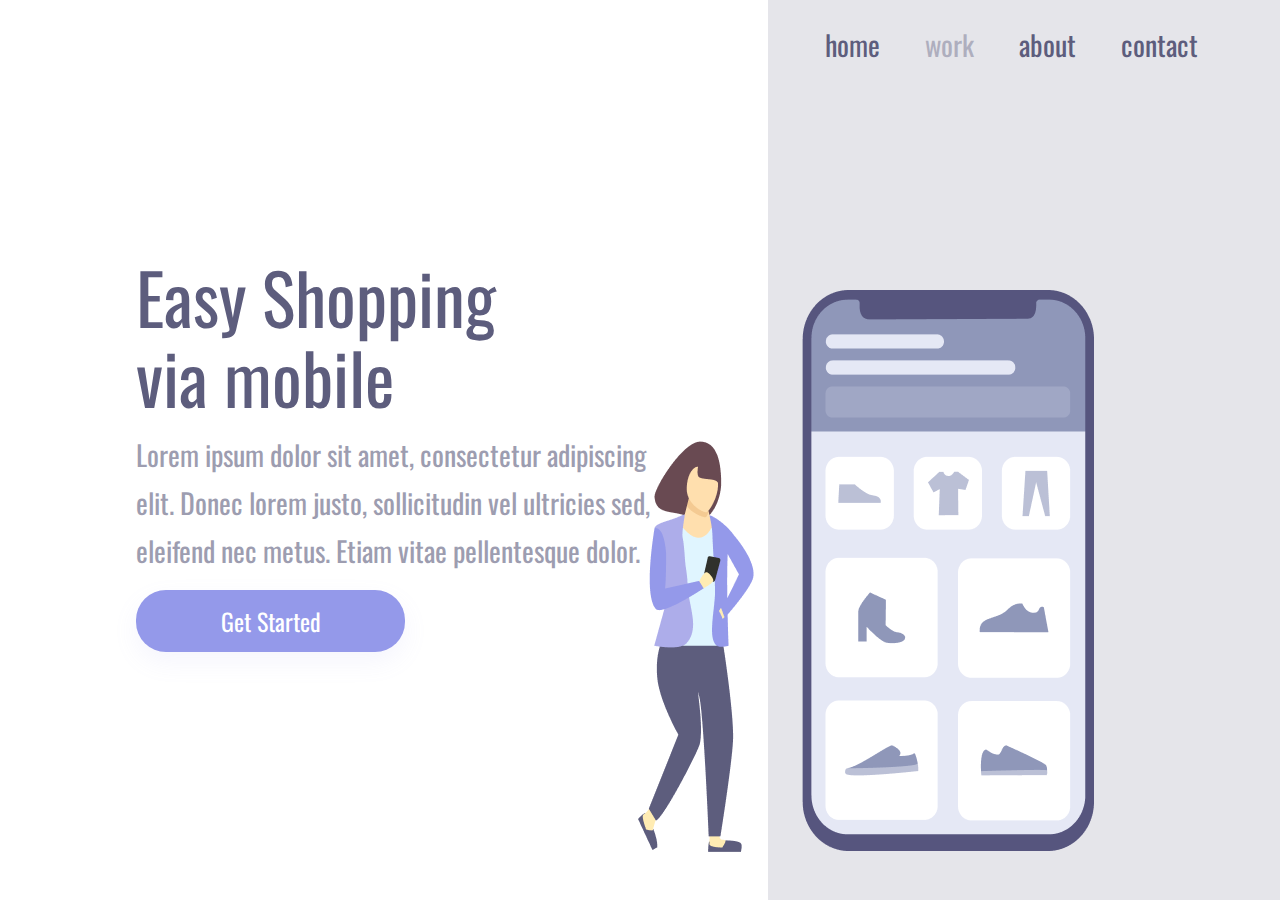
<file: index.html>
<!DOCTYPE html>
<html lang="pt-br">
  <head>
    <meta charset="UTF-8" />
    <meta name="viewport" content="width=device-width, initial-scale=1.0" />
    <link rel="stylesheet" href="./styles.css" />
    <link rel="preconnect" href="https://fonts.googleapis.com" />
    <link rel="preconnect" href="https://fonts.gstatic.com" crossorigin />
    <link
      href="https://fonts.googleapis.com/css2?family=Oswald&display=swap"
      rel="stylesheet"
    />
    <title>projeto pt-3 css</title>
  </head>
  <body>
    <div class="wrapper">
      <section class="container-left">
        <h1>Easy Shopping via mobile</h1>
        <p>
          Lorem ipsum dolor sit amet, consectetur adipiscing elit. Donec lorem
          justo, sollicitudin vel ultricies sed, eleifend nec metus. Etiam vitae
          pellentesque dolor.
        </p>
        <button>Get Started</button>
      </section>
      <section class="container-right">
        <header>
          <a>home</a>
          <a>work</a>
          <a>about</a>
          <a>contact</a>
        </header>
        <img src="./assets/image.png" />
      </section>
    </div>
  </body>
</html>
</file>
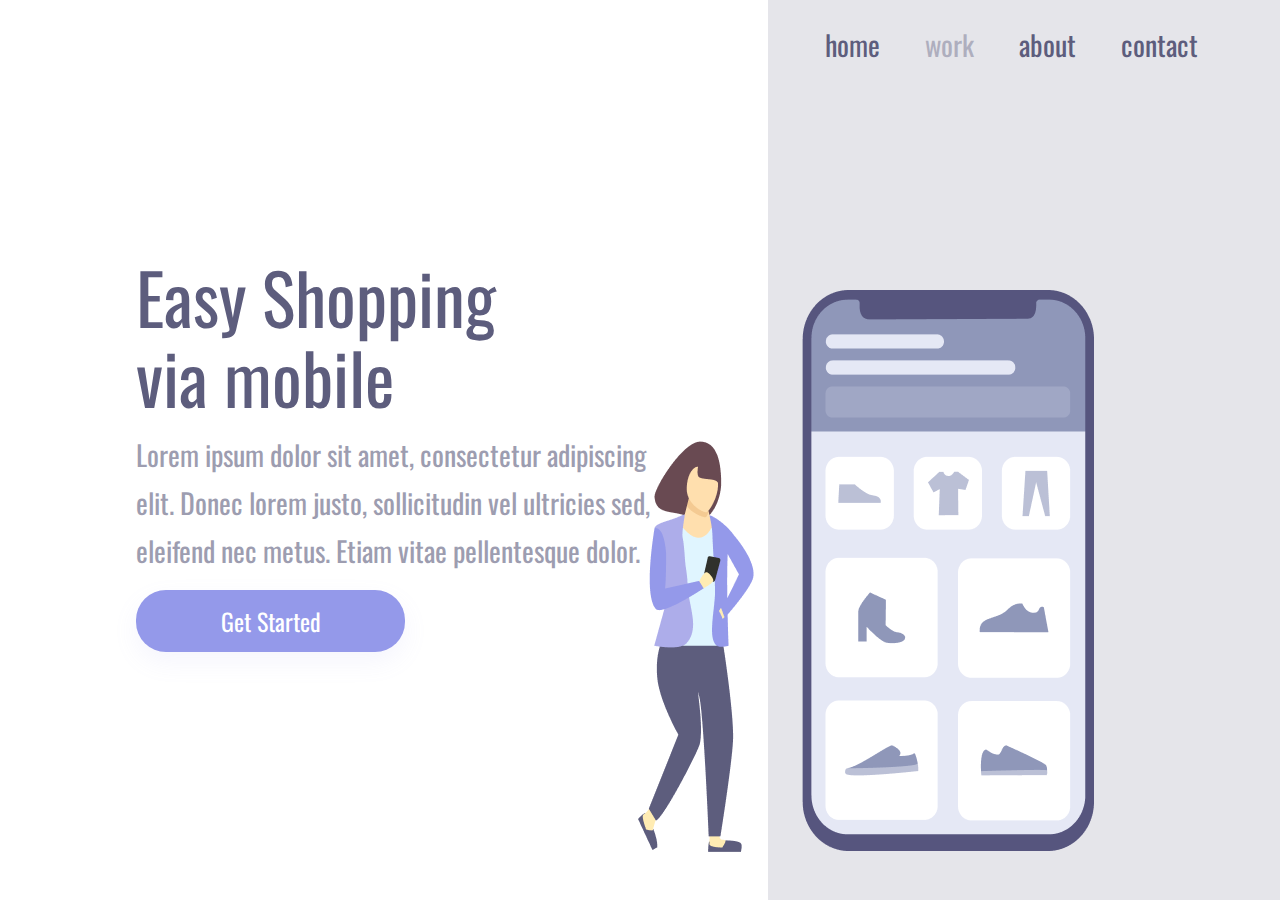
<file: projeto.pt-3.html>
<!DOCTYPE html>
<html lang="pt-br">
  <head>
    <meta charset="UTF-8" />
    <meta name="viewport" content="width=device-width, initial-scale=1.0" />
    <link rel="stylesheet" href="./projeto.pt-3.css" />
    <link rel="preconnect" href="https://fonts.googleapis.com" />
    <link rel="preconnect" href="https://fonts.gstatic.com" crossorigin />
    <link
      href="https://fonts.googleapis.com/css2?family=Oswald&display=swap"
      rel="stylesheet"
    />
    <title>projeto pt-3 css</title>
  </head>
  <body>
    <div class="wrapper">
      <section class="container-left">
        <h1>Easy Shopping via mobile</h1>
        <p>
          Lorem ipsum dolor sit amet, consectetur adipiscing elit. Donec lorem
          justo, sollicitudin vel ultricies sed, eleifend nec metus. Etiam vitae
          pellentesque dolor.
        </p>
        <button>Get Started</button>
      </section>
      <section class="container-right">
        <header>
          <a>home</a>
          <a>work</a>
          <a>about</a>
          <a>contact</a>
        </header>
        <img src="./assets/image.png" />
      </section>
    </div>
  </body>
</html>
</file>
<file: styles.css>
* {
    margin: 0;
    padding: 0;
    box-sizing: border-box;
    font-family: "Oswald", serif;
    font-weight: 400;
}

.wrapper {
    width: 100vw;
    height: 100vh;
}

.container-left {
    display: inline-block;
    width: 60%;
    padding-left: 136px;
    margin-top: 20%;
}

.container-right {
    display: inline-block;
    background-color: rgba(93, 93, 125, 0.16);
    height: 100vh;
    width: 40%;
    position: absolute;

}

img {
    position: relative;
    top: 25%;
    right: 130px;
}

h1 {  
    font-size: 70px;
    line-height: 80px;
    color: #5d5d7d;
    width: 368px;
}

p {
    font-size: 28px;
    line-height: 48px;
    color: #5d5d7d;
    opacity: 0.6;
    margin: 15px 0;
    width: 540px;
}

button {
    width: 269px;
    height: 62px;
    background-color: #9499EA;
    box-shadow: 0px 10px 24px rgba(148,153,234,0.0979959);
    font-size: 24px;
    line-height: 36px;
    color: #ffffff;
    border: none;
    border-radius: 30px;
    cursor: pointer;
}
button:hover {
    opacity: 0.8;
}
button:active {
    opacity: 0.5;
}
a {
    font-size: 28px;
    line-height: 41px;
    color: #5D5D7D;
    margin-right: 41px;
    cursor: pointer;
} 
a:nth-child(2) {
    opacity: 0.4;
}
a:hover {
    opacity: 0.4;
}
a:active {
   opacity: 0.8;
}

header {
    margin: 24px 0 0 57px;
}
@media  screen and (max-width: 900px){
    .wrapper {
        height: 100vh;
    }
    
    .container-left{
        width: 100%;
        height: 50%;
        margin: 0;
        padding: 0;
    }

    .container-right{
        display: block;
        height: auto;
        width: 100%;
        position: static ;
        padding: 40px;

    }

    img {
        position: static;
        max-width: 90%;
        margin-top: 40px;
    }

    header {
        display: none;
    }

    h1 {
        font-size: 36px;
        line-height: 52px;
        margin: 58px 50px 0 50px;
        width: auto;
        text-align: center;
    }

    p {
        margin: 25px 40px;
        text-align: center;
        font-size: 14px;
        line-height: 24px;
        width: auto;
    }
    button {
       margin: auto; 
       display: block;
    }
       
}
@media  screen and (max-width: 375.46px){
    .container-left{
        height: 70%;  
    }
}
</file>
<file: projeto.pt-3.css>
* {
    margin: 0;
    padding: 0;
    box-sizing: border-box;
    font-family: "Oswald", serif;
    font-weight: 400;
}

.wrapper {
    width: 100vw;
    height: 100vh;
}

.container-left {
    display: inline-block;
    width: 60%;
    padding-left: 136px;
    margin-top: 20%;
}

.container-right {
    display: inline-block;
    background-color: rgba(93, 93, 125, 0.16);
    height: 100vh;
    width: 40%;
    position: absolute;

}

img {
    position: relative;
    top: 25%;
    right: 130px;
}

h1 {  
    font-size: 70px;
    line-height: 80px;
    color: #5d5d7d;
    width: 368px;
}

p {
    font-size: 28px;
    line-height: 48px;
    color: #5d5d7d;
    opacity: 0.6;
    margin: 15px 0;
    width: 540px;
}

button {
    width: 269px;
    height: 62px;
    background-color: #9499EA;
    box-shadow: 0px 10px 24px rgba(148,153,234,0.0979959);
    font-size: 24px;
    line-height: 36px;
    color: #ffffff;
    border: none;
    border-radius: 30px;
    cursor: pointer;
}
button:hover {
    opacity: 0.8;
}
button:active {
    opacity: 0.5;
}
a {
    font-size: 28px;
    line-height: 41px;
    color: #5D5D7D;
    margin-right: 41px;
    cursor: pointer;
} 
a:nth-child(2) {
    opacity: 0.4;
}
a:hover {
    opacity: 0.4;
}
a:active {
   opacity: 0.8;
}

header {
    margin: 24px 0 0 57px;
}
@media  screen and (max-width: 900px){
    .wrapper {
        height: 100vh;
    }
    
    .container-left{
        width: 100%;
        height: 50%;
        margin: 0;
        padding: 0;
    }

    .container-right{
        display: block;
        height: auto;
        width: 100%;
        position: static ;
        padding: 40px;

    }

    img {
        position: static;
        max-width: 90%;
        margin-top: 40px;
    }

    header {
        display: none;
    }

    h1 {
        font-size: 36px;
        line-height: 52px;
        margin: 58px 50px 0 50px;
        width: auto;
        text-align: center;
    }

    p {
        margin: 25px 40px;
        text-align: center;
        font-size: 14px;
        line-height: 24px;
        width: auto;
    }
    button {
       margin: auto; 
       display: block;
    }
       
}
@media  screen and (max-width: 375.46px){
    .container-left{
        height: 70%;  
    }
}
</file>
